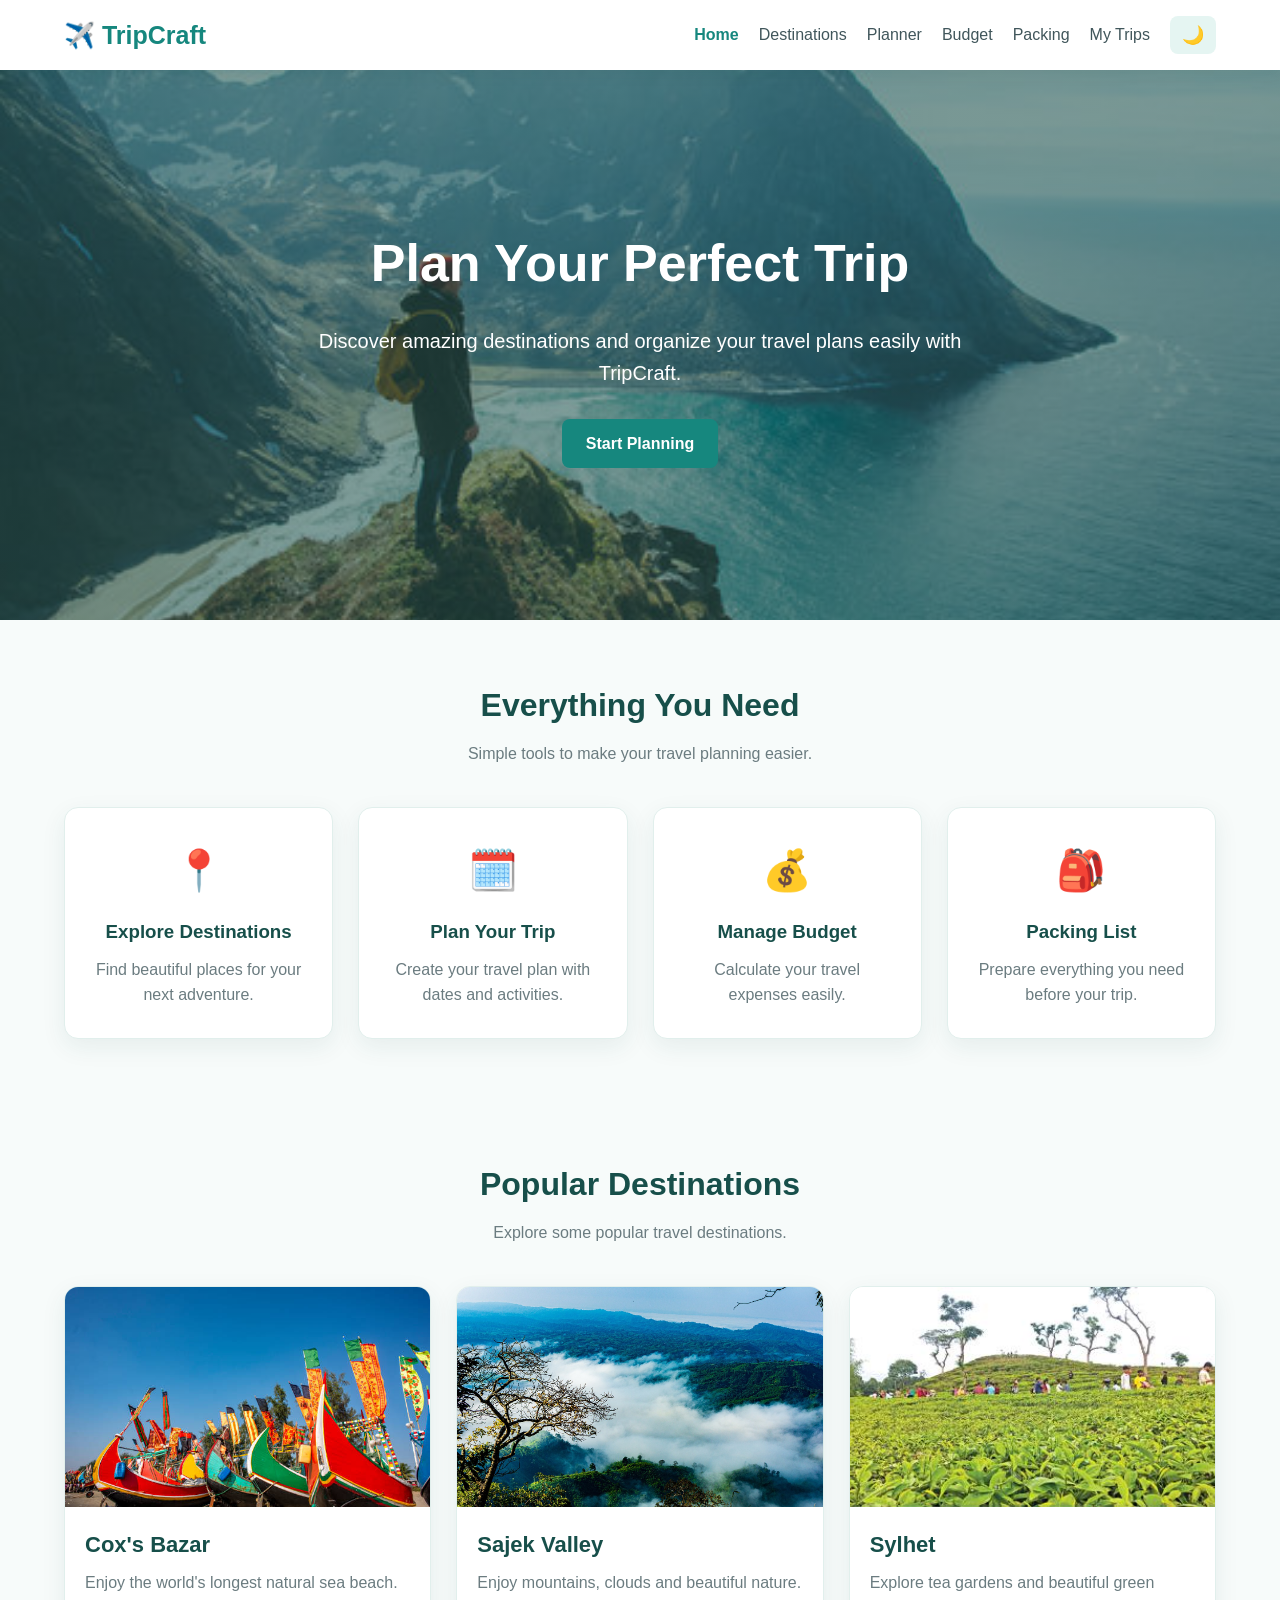
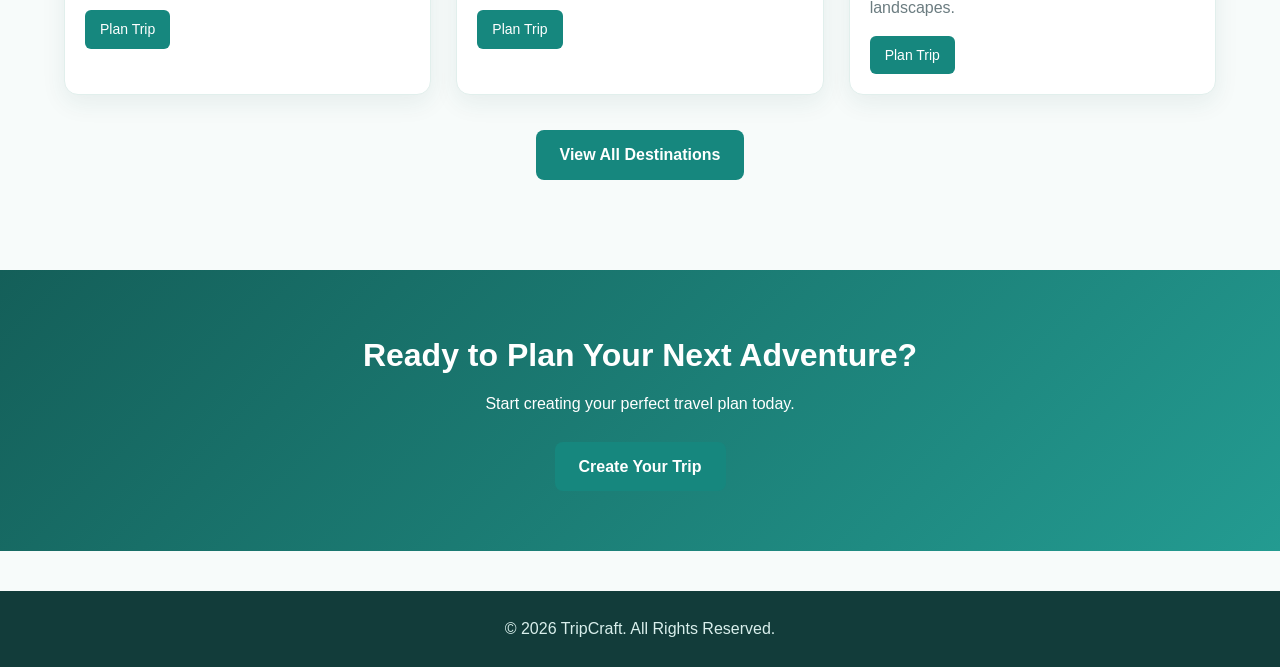
<file: index.html>
<!DOCTYPE html>
<html lang="en">

<head>
    <meta charset="UTF-8">
    <title>TripCraft - Travel Planner</title>
    <link rel="stylesheet" href="css/style.css">
</head>

<body>

    <nav class="navbar">
        <div class="logo">✈️ TripCraft</div>

        <div class="nav-links">
            <a href="index.html">Home</a>
            <a href="destinations.html">Destinations</a>
            <a href="planner.html">Planner</a>
            <a href="budget.html">Budget</a>
            <a href="packing.html">Packing</a>
            <a href="my-trips.html">My Trips</a>
            <button id="themeBtn" class="theme-btn">🌙</button>
        </div>
    </nav>

    <section class="hero">
        <div class="hero-content">
            <h1>Plan Your Perfect Trip</h1>
            <p>Discover amazing destinations and organize your travel plans easily with TripCraft.</p>
            <a href="planner.html" class="btn">Start Planning</a>
        </div>
    </section>

    <section class="section">
        <div class="section-title">
            <h2>Everything You Need</h2>
            <p>Simple tools to make your travel planning easier.</p>
        </div>

        <div class="feature-grid">

            <div class="feature-card">
                <div class="feature-icon">📍</div>
                <h3>Explore Destinations</h3>
                <p>Find beautiful places for your next adventure.</p>
            </div>

            <div class="feature-card">
                <div class="feature-icon">🗓️</div>
                <h3>Plan Your Trip</h3>
                <p>Create your travel plan with dates and activities.</p>
            </div>

            <div class="feature-card">
                <div class="feature-icon">💰</div>
                <h3>Manage Budget</h3>
                <p>Calculate your travel expenses easily.</p>
            </div>

            <div class="feature-card">
                <div class="feature-icon">🎒</div>
                <h3>Packing List</h3>
                <p>Prepare everything you need before your trip.</p>
            </div>

        </div>
    </section>

    <section class="section">
        <div class="section-title">
            <h2>Popular Destinations</h2>
            <p>Explore some popular travel destinations.</p>
        </div>

        <div class="destination-grid">

            <div class="destination-card">
                <img src="images/coxs-bazar.jpg" alt="Cox's Bazar">

                <div class="destination-content">
                    <h3>Cox's Bazar</h3>
                    <p>Enjoy the world's longest natural sea beach.</p>
                    <a href="planner.html" class="small-btn">Plan Trip</a>
                </div>
            </div>

            <div class="destination-card">
                <img src="images/sajek.jpg" alt="Sajek Valley">

                <div class="destination-content">
                    <h3>Sajek Valley</h3>
                    <p>Enjoy mountains, clouds and beautiful nature.</p>
                    <a href="planner.html" class="small-btn">Plan Trip</a>
                </div>
            </div>

            <div class="destination-card">
                <img src="images/sylhet.jpg" alt="Sylhet">

                <div class="destination-content">
                    <h3>Sylhet</h3>
                    <p>Explore tea gardens and beautiful green landscapes.</p>
                    <a href="planner.html" class="small-btn">Plan Trip</a>
                </div>
            </div>

        </div>

        <div class="center-button">
            <a href="destinations.html" class="btn">View All Destinations</a>
        </div>
    </section>

    <section class="cta">
        <h2>Ready to Plan Your Next Adventure?</h2>
        <p>Start creating your perfect travel plan today.</p>
        <a href="planner.html" class="btn">Create Your Trip</a>
    </section>

    <footer>
        <p>© 2026 TripCraft. All Rights Reserved.</p>
    </footer>

    <script src="js/main.js"></script>

</body>

</html>
</file>
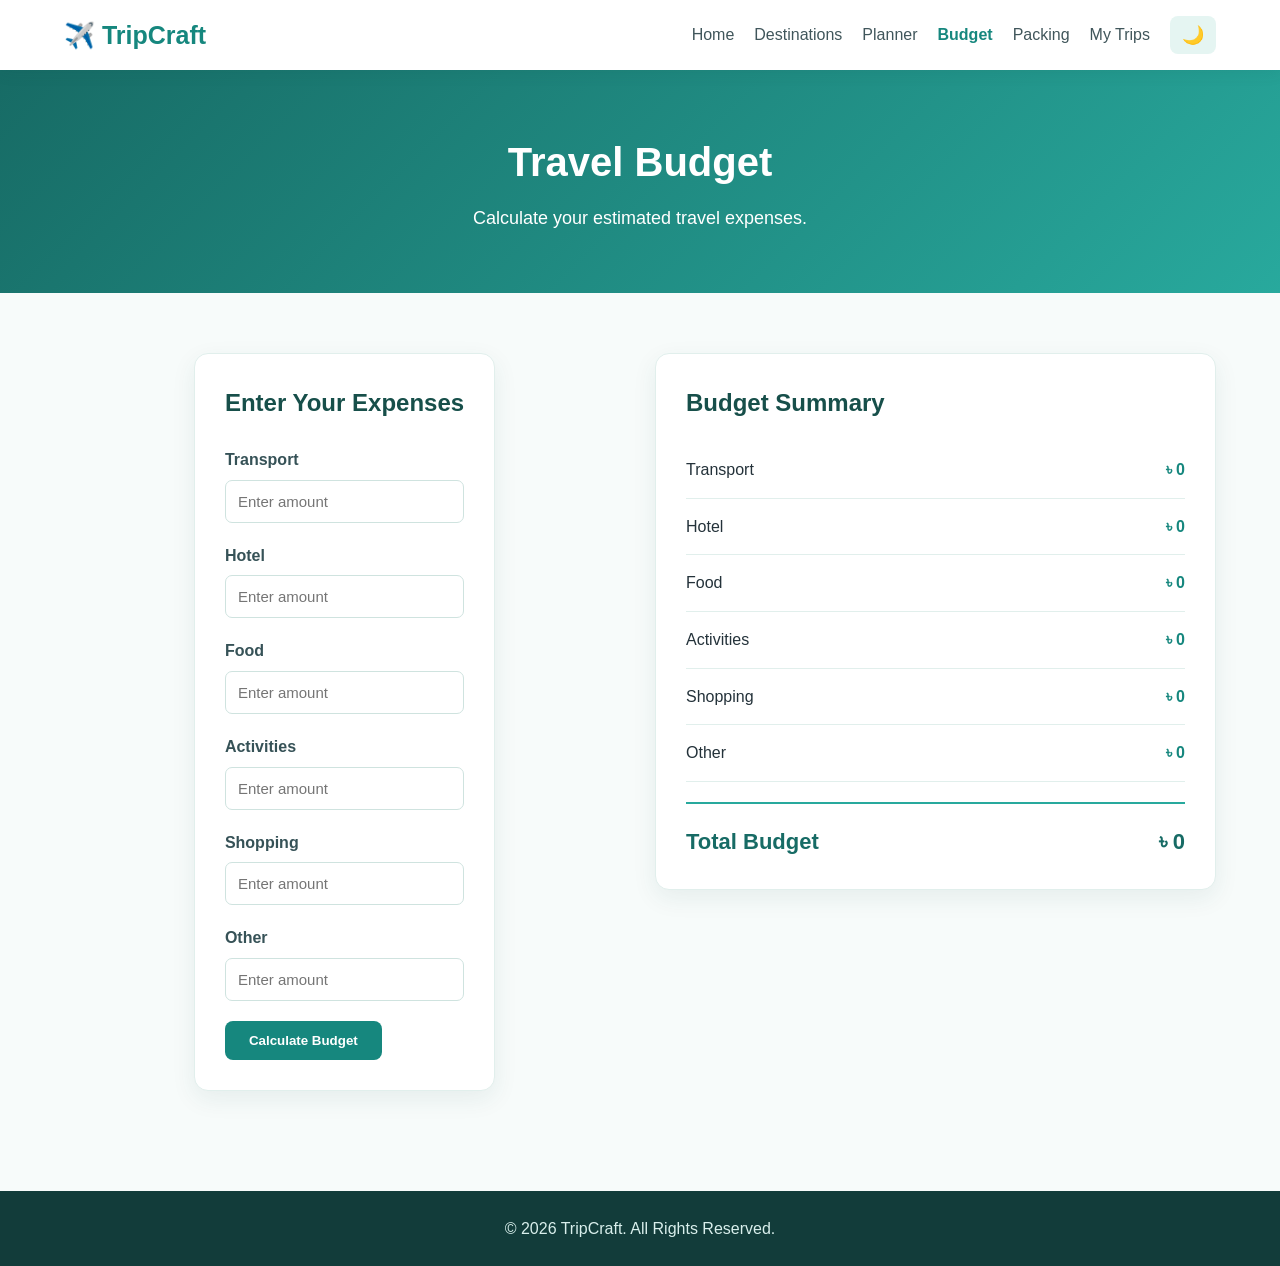
<file: budget.html>
<!DOCTYPE html>
<html lang="en">

<head>

    <meta charset="UTF-8">
    <title>Budget - TripCraft</title>
    <link rel="stylesheet" href="css/style.css">
</head>

<body>

    <nav class="navbar">
        <div class="logo">
            ✈️ TripCraft
        </div>

        <div class="nav-links">
            <a href="index.html">Home</a>
            <a href="destinations.html"> Destinations </a>
            <a href="planner.html"> Planner </a>
            <a href="budget.html"> Budget </a>
            <a href="packing.html"> Packing </a>
            <a href="my-trips.html"> My Trips </a>
            <button id="themeBtn" class="theme-btn">🌙 </button>
        </div>

    </nav>

    <section class="page-header">
        <h1> Travel Budget </h1>
        <p> Calculate your estimated travel expenses. </p>
    </section>

    <section class="section">
        <div class="budget-container">
            <div class="form-card">
                <h2>Enter Your Expenses </h2>
                <div class="form-group">
                    <label for="transport"> Transport </label>
                    <input type="number" id="transport" placeholder="Enter amount" min="0">
                </div>

                <div class="form-group">
                    <label for="hotel"> Hotel</label>
                    <input type="number" id="hotel" placeholder="Enter amount" min="0">
                </div>


                <div class="form-group">

                    <label for="food">
                        Food
                    </label>

                    <input
                        type="number"
                        id="food"
                        placeholder="Enter amount"
                        min="0"
                    >

                </div>


                <div class="form-group">

                    <label for="activities">
                        Activities
                    </label>

                    <input
                        type="number"
                        id="activities"
                        placeholder="Enter amount"
                        min="0"
                    >

                </div>


                <div class="form-group">

                    <label for="shopping">
                        Shopping
                    </label>

                    <input
                        type="number"
                        id="shopping"
                        placeholder="Enter amount"
                        min="0"
                    >

                </div>


                <div class="form-group">

                    <label for="other">
                        Other
                    </label>

                    <input
                        type="number"
                        id="other"
                        placeholder="Enter amount"
                        min="0"
                    >

                </div>


                <button
                    id="calculateBtn"
                    class="btn">

                    Calculate Budget

                </button>


            </div>



            <div class="budget-result">

                <h2>
                    Budget Summary
                </h2>


                <div class="budget-row">

                    <span>
                        Transport
                    </span>

                    <span id="transportResult">
                        ৳ 0
                    </span>

                </div>


                <div class="budget-row">

                    <span>
                        Hotel
                    </span>

                    <span id="hotelResult">
                        ৳ 0
                    </span>

                </div>


                <div class="budget-row">

                    <span>
                        Food
                    </span>

                    <span id="foodResult">
                        ৳ 0
                    </span>

                </div>


                <div class="budget-row">

                    <span>
                        Activities
                    </span>

                    <span id="activitiesResult">
                        ৳ 0
                    </span>

                </div>


                <div class="budget-row">

                    <span>
                        Shopping
                    </span>

                    <span id="shoppingResult">
                        ৳ 0
                    </span>

                </div>


                <div class="budget-row">

                    <span>
                        Other
                    </span>

                    <span id="otherResult">
                        ৳ 0
                    </span>

                </div>


                <div class="total-budget">

                    <span>
                        Total Budget
                    </span>

                    <span id="totalBudget">
                        ৳ 0
                    </span>

                </div>


            </div>


        </div>

    </section>


    <footer>
        <p> © 2026 TripCraft. All Rights Reserved.</p>

    </footer>


    <script src="js/main.js"></script>
    <script src="js/budget.js"></script>

</body>

</html>
</file>
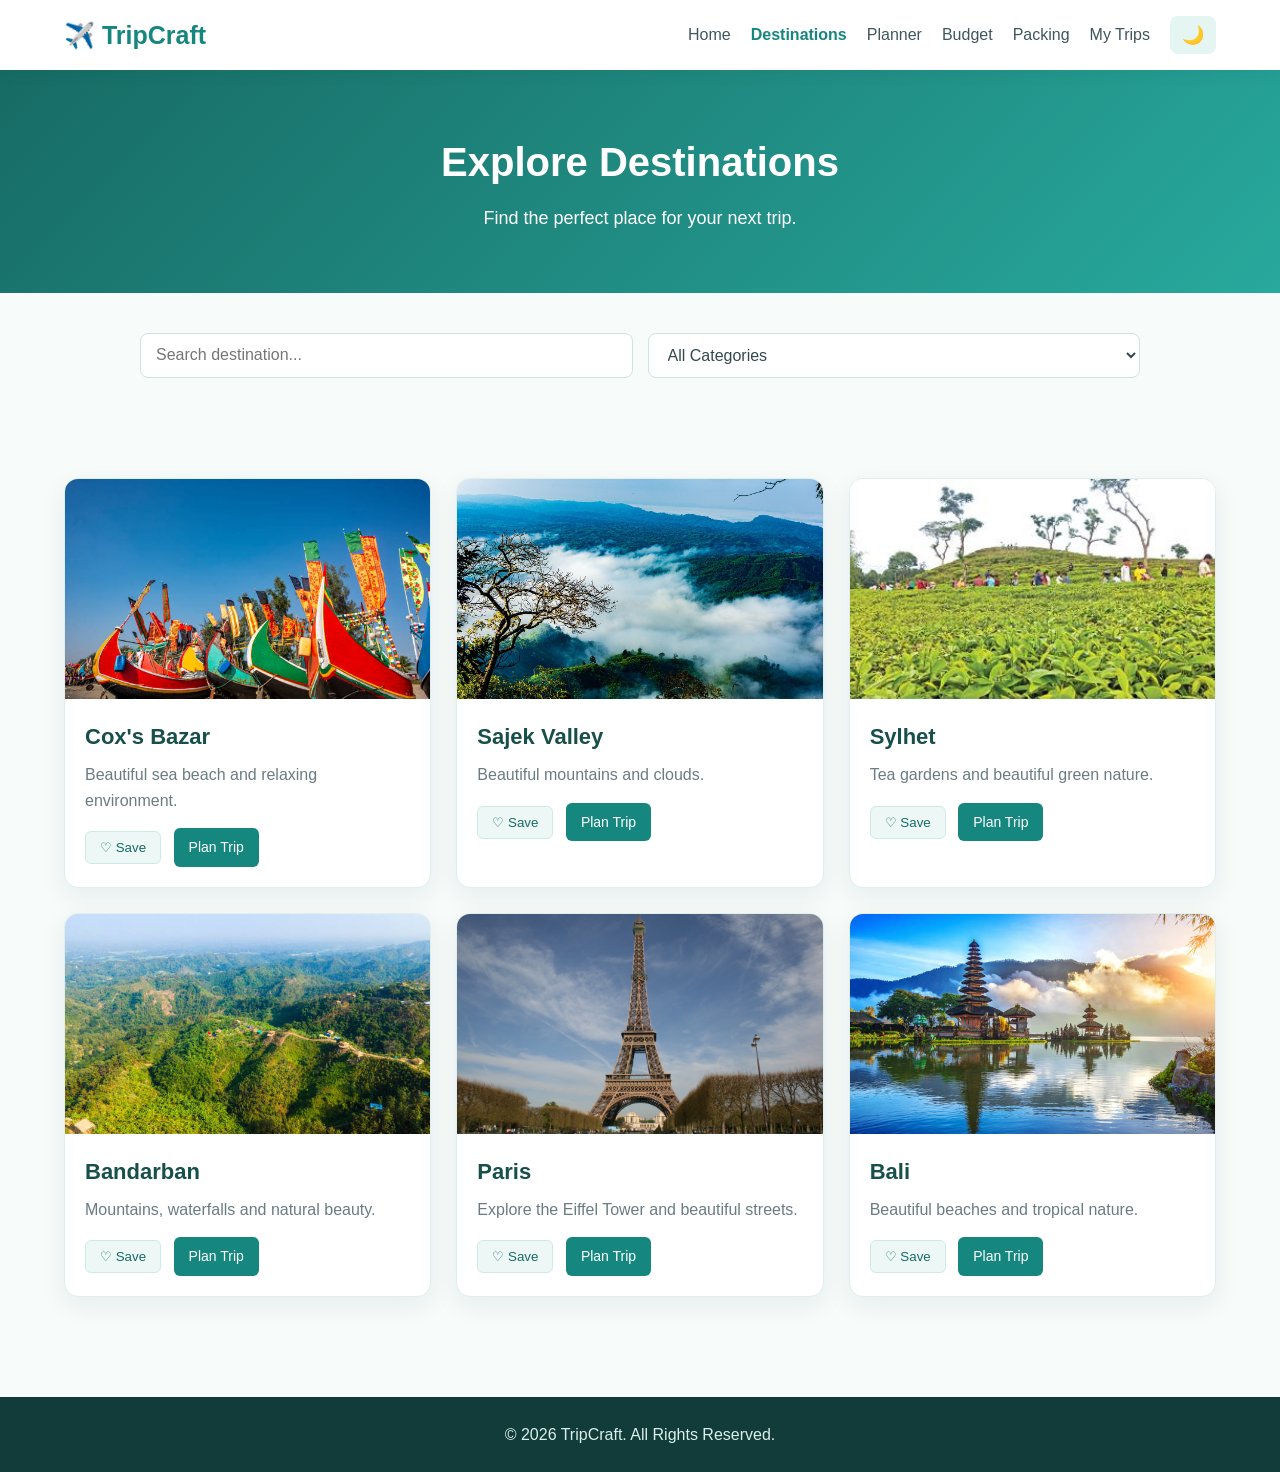
<file: destinations.html>
<!DOCTYPE html>
<html lang="en">

<head>
    <meta charset="UTF-8">
    <title>Destinations - TripCraft</title>
    <link rel="stylesheet" href="css/style.css">
</head>

<body>

    <nav class="navbar">
        <div class="logo">✈️ TripCraft</div>

        <div class="nav-links">
            <a href="index.html">Home</a>
            <a href="destinations.html">Destinations</a>
            <a href="planner.html">Planner</a>
            <a href="budget.html">Budget</a>
            <a href="packing.html">Packing</a>
            <a href="my-trips.html">My Trips</a>
            <button id="themeBtn" class="theme-btn">🌙</button>
        </div>
    </nav>

    <section class="page-header">
        <h1>Explore Destinations</h1>
        <p>Find the perfect place for your next trip.</p>
    </section>

    <section class="search-section">
        <input type="text" id="destinationSearch" placeholder="Search destination...">
        <select id="categoryFilter">
            <option value="all">All Categories</option>
            <option value="beach">Beach</option>
            <option value="mountain">Mountain</option>
            <option value="nature">Nature</option>
            <option value="international">International</option>
        </select>
    </section>

    <section class="section">
        <div class="destination-grid">

            <div class="destination-card destination-item" data-category="beach">
                <img src="images/coxs-bazar.jpg" alt="Cox's Bazar">
                <div class="destination-content">
                    <h3>Cox's Bazar</h3>
                    <p>Beautiful sea beach and relaxing environment.</p>
                    <button class="save-btn">♡ Save</button>
                    <a href="planner.html" class="small-btn">Plan Trip</a>
                </div>
            </div>

            <div class="destination-card destination-item" data-category="mountain">
                <img src="images/sajek.jpg" alt="Sajek Valley">
                <div class="destination-content">
                    <h3>Sajek Valley</h3>
                    <p>Beautiful mountains and clouds.</p>
                    <button class="save-btn">♡ Save</button>
                    <a href="planner.html" class="small-btn">Plan Trip</a>
                </div>
            </div>

            <div class="destination-card destination-item" data-category="nature">
                <img src="images/sylhet.jpg" alt="Sylhet">
                <div class="destination-content">
                    <h3>Sylhet</h3>
                    <p>Tea gardens and beautiful green nature.</p>
                    <button class="save-btn">♡ Save</button>
                    <a href="planner.html" class="small-btn">Plan Trip</a>
                </div>
            </div>

            <div class="destination-card destination-item" data-category="mountain">
                <img src="images/bandarban.jpg" alt="Bandarban">
                <div class="destination-content">
                    <h3>Bandarban</h3>
                    <p>Mountains, waterfalls and natural beauty.</p>
                    <button class="save-btn">♡ Save</button>
                    <a href="planner.html" class="small-btn">Plan Trip</a>
                </div>
            </div>

            <div class="destination-card destination-item" data-category="international">
                <img src="images/paris.jpg" alt="Paris">
                <div class="destination-content">
                    <h3>Paris</h3>
                    <p>Explore the Eiffel Tower and beautiful streets.</p>
                    <button class="save-btn">♡ Save</button>
                    <a href="planner.html" class="small-btn">Plan Trip</a>
                </div>
            </div>

            <div class="destination-card destination-item" data-category="international">
                <img src="images/bali.jpg" alt="Bali">
                <div class="destination-content">
                    <h3>Bali</h3>
                    <p>Beautiful beaches and tropical nature.</p>
                    <button class="save-btn">♡ Save</button>
                    <a href="planner.html" class="small-btn">Plan Trip</a>
                </div>
            </div>

        </div>
    </section>

    <footer>
        <p>© 2026 TripCraft. All Rights Reserved.</p>
    </footer>

    <script src="js/main.js"></script>
    <script src="js/destinations.js"></script>

</body>

</html>
</file>
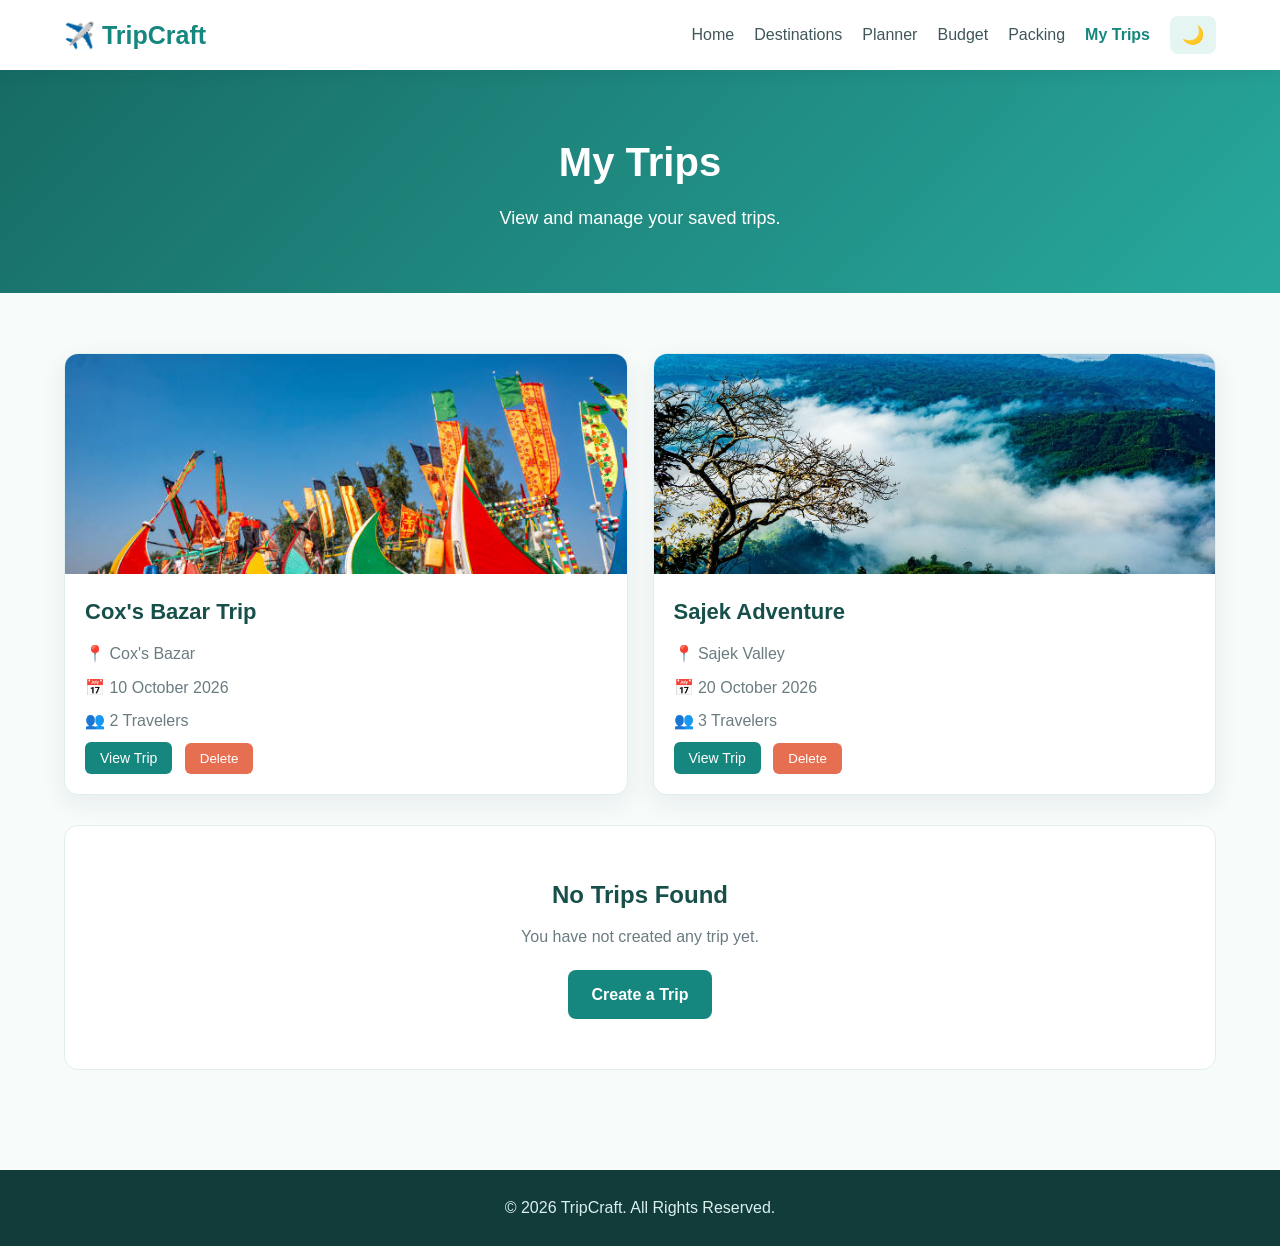
<file: my-trips.html>
<!DOCTYPE html>
<html lang="en">

<head>
    <meta charset="UTF-8">
    <meta name="viewport" content="width=device-width, initial-scale=1.0">
    <title>My Trips - TripCraft</title>
    <link rel="stylesheet" href="css/style.css">
</head>

<body>

    <nav class="navbar">
        <div class="logo">✈️ TripCraft</div>

        <div class="nav-links">
            <a href="index.html">Home</a>
            <a href="destinations.html">Destinations</a>
            <a href="planner.html">Planner</a>
            <a href="budget.html">Budget</a>
            <a href="packing.html">Packing</a>
            <a href="my-trips.html">My Trips</a>
            <button id="themeBtn" class="theme-btn">🌙</button>
        </div>
    </nav>

    <section class="page-header">
        <h1>My Trips</h1>
        <p>View and manage your saved trips.</p>
    </section>

    <section class="section">

        <div id="myTripsContainer" class="trips-grid">

            <div class="trip-card">
                <img src="images/coxs-bazar.jpg" alt="Cox's Bazar">

                <div class="trip-content">
                    <h3>Cox's Bazar Trip</h3>
                    <p>📍 Cox's Bazar</p>
                    <p>📅 10 October 2026</p>
                    <p>👥 2 Travelers</p>
                    <button class="small-btn">View Trip</button>
                    <button class="delete-trip">Delete</button>
                </div>
            </div>

            <div class="trip-card">
                <img src="images/sajek.jpg" alt="Sajek Valley">

                <div class="trip-content">
                    <h3>Sajek Adventure</h3>
                    <p>📍 Sajek Valley</p>
                    <p>📅 20 October 2026</p>
                    <p>👥 3 Travelers</p>
                    <button class="small-btn">View Trip</button>
                    <button class="delete-trip">Delete</button>
                </div>
            </div>

        </div>

        <div id="emptyTrips" class="empty-state">
            <h2>No Trips Found</h2>
            <p>You have not created any trip yet.</p>
            <a href="planner.html" class="btn">Create a Trip</a>
        </div>

    </section>

    <footer>
        <p>© 2026 TripCraft. All Rights Reserved.</p>
    </footer>

    <script src="js/main.js"></script>
    <script src="js/my-trips.js"></script>

</body>

</html>
</file>
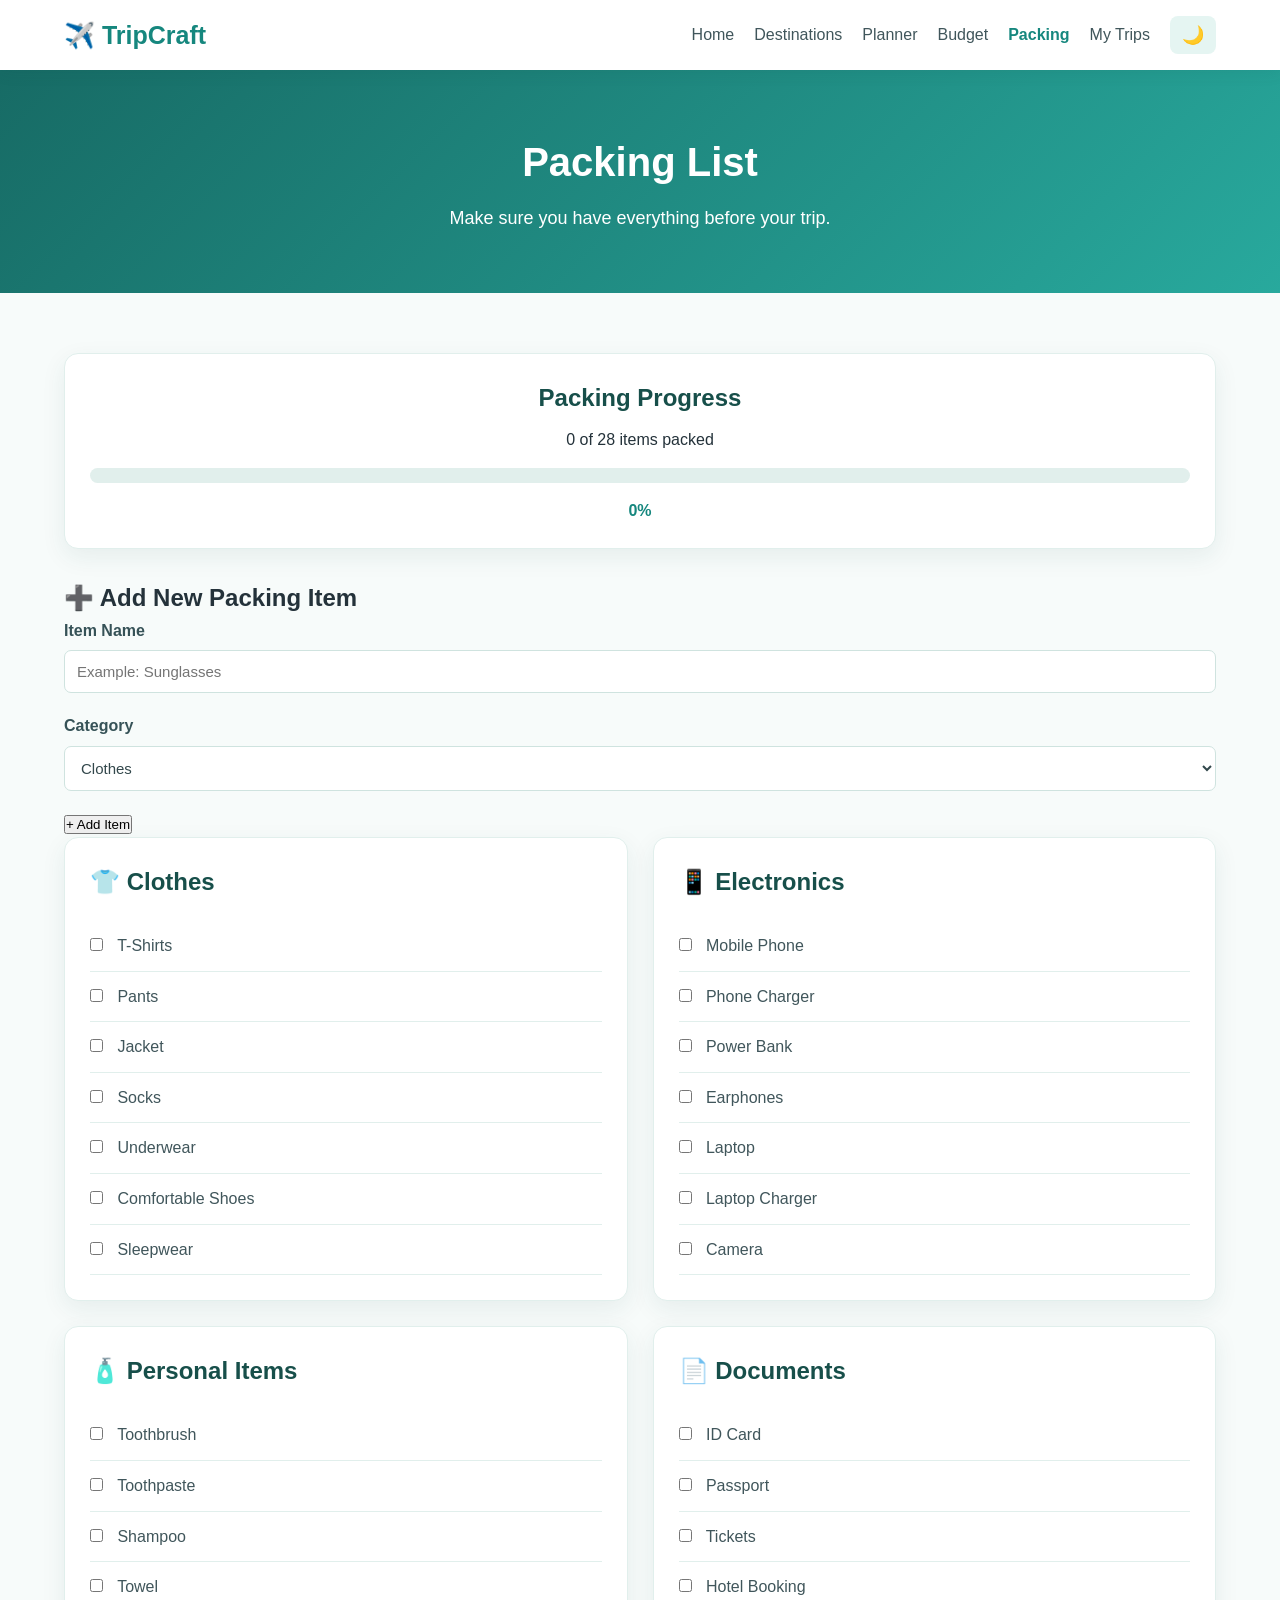
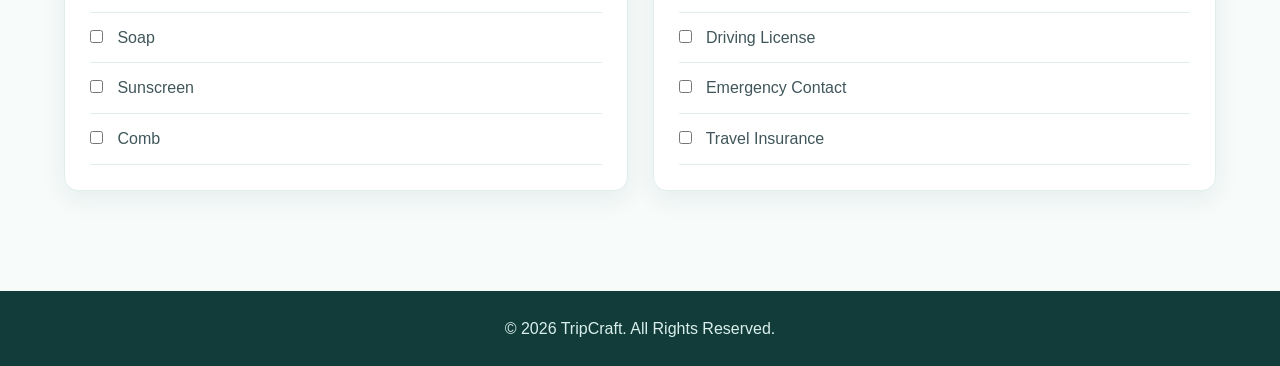
<file: packing.html>
<!DOCTYPE html>
<html lang="en">

<head>
    <meta charset="UTF-8">
    <meta name="viewport" content="width=device-width, initial-scale=1.0">
    <title>Packing List - TripCraft</title>
    <link rel="stylesheet" href="css/style.css">
</head>

<body>

    <nav class="navbar">
        <div class="logo">✈️ TripCraft</div>

        <div class="nav-links">
            <a href="index.html">Home</a>
            <a href="destinations.html">Destinations</a>
            <a href="planner.html">Planner</a>
            <a href="budget.html">Budget</a>
            <a href="packing.html" class="active">Packing</a>
            <a href="my-trips.html">My Trips</a>
            <button id="themeBtn" class="theme-btn">🌙</button>
        </div>
    </nav>

    <section class="page-header">
        <h1>Packing List</h1>
        <p>Make sure you have everything before your trip.</p>
    </section>

    <section class="section">

        <div class="packing-progress">
            <h2>Packing Progress</h2>
            <p id="packingCount">0 of 0 items packed</p>

            <div class="progress-bar">
                <div id="packingProgress"></div>
            </div>

            <p id="progressText">0%</p>
        </div>

        <div class="add-packing">
            <h2>➕ Add New Packing Item</h2>

            <div class="packing-form">

                <div class="form-group">
                    <label for="newItem">Item Name</label>
                    <input type="text" id="newItem" placeholder="Example: Sunglasses">
                </div>

                <div class="form-group">
                    <label for="itemCategory">Category</label>
                    <select id="itemCategory">
                        <option value="clothes">Clothes</option>
                        <option value="electronics">Electronics</option>
                        <option value="personal">Personal Items</option>
                        <option value="documents">Documents</option>
                    </select>
                </div>

                <button id="addItemBtn">+ Add Item</button>

            </div>
        </div>

        <div class="packing-container">

            <div class="packing-category">
                <h2>👕 Clothes</h2>

                <label class="packing-item">
                    <input type="checkbox"> T-Shirts
                </label>

                <label class="packing-item">
                    <input type="checkbox"> Pants
                </label>

                <label class="packing-item">
                    <input type="checkbox"> Jacket
                </label>

                <label class="packing-item">
                    <input type="checkbox"> Socks
                </label>

                <label class="packing-item">
                    <input type="checkbox"> Underwear
                </label>

                <label class="packing-item">
                    <input type="checkbox"> Comfortable Shoes
                </label>

                <label class="packing-item">
                    <input type="checkbox"> Sleepwear
                </label>
            </div>

            <div class="packing-category">
                <h2>📱 Electronics</h2>

                <label class="packing-item">
                    <input type="checkbox"> Mobile Phone
                </label>

                <label class="packing-item">
                    <input type="checkbox"> Phone Charger
                </label>

                <label class="packing-item">
                    <input type="checkbox"> Power Bank
                </label>

                <label class="packing-item">
                    <input type="checkbox"> Earphones
                </label>

                <label class="packing-item">
                    <input type="checkbox"> Laptop
                </label>

                <label class="packing-item">
                    <input type="checkbox"> Laptop Charger
                </label>

                <label class="packing-item">
                    <input type="checkbox"> Camera
                </label>
            </div>

            <div class="packing-category">
                <h2>🧴 Personal Items</h2>

                <label class="packing-item">
                    <input type="checkbox"> Toothbrush
                </label>

                <label class="packing-item">
                    <input type="checkbox"> Toothpaste
                </label>

                <label class="packing-item">
                    <input type="checkbox"> Shampoo
                </label>

                <label class="packing-item">
                    <input type="checkbox"> Towel
                </label>

                <label class="packing-item">
                    <input type="checkbox"> Soap
                </label>

                <label class="packing-item">
                    <input type="checkbox"> Sunscreen
                </label>

                <label class="packing-item">
                    <input type="checkbox"> Comb
                </label>
            </div>

            <div class="packing-category">
                <h2>📄 Documents</h2>

                <label class="packing-item">
                    <input type="checkbox"> ID Card
                </label>

                <label class="packing-item">
                    <input type="checkbox"> Passport
                </label>

                <label class="packing-item">
                    <input type="checkbox"> Tickets
                </label>

                <label class="packing-item">
                    <input type="checkbox"> Hotel Booking
                </label>

                <label class="packing-item">
                    <input type="checkbox"> Driving License
                </label>

                <label class="packing-item">
                    <input type="checkbox"> Emergency Contact
                </label>

                <label class="packing-item">
                    <input type="checkbox"> Travel Insurance
                </label>
            </div>

        </div>

    </section>

    <footer>
        <p>© 2026 TripCraft. All Rights Reserved.</p>
    </footer>

    <script src="js/main.js"></script>
    <script src="js/packing.js"></script>

</body>

</html>
</file>
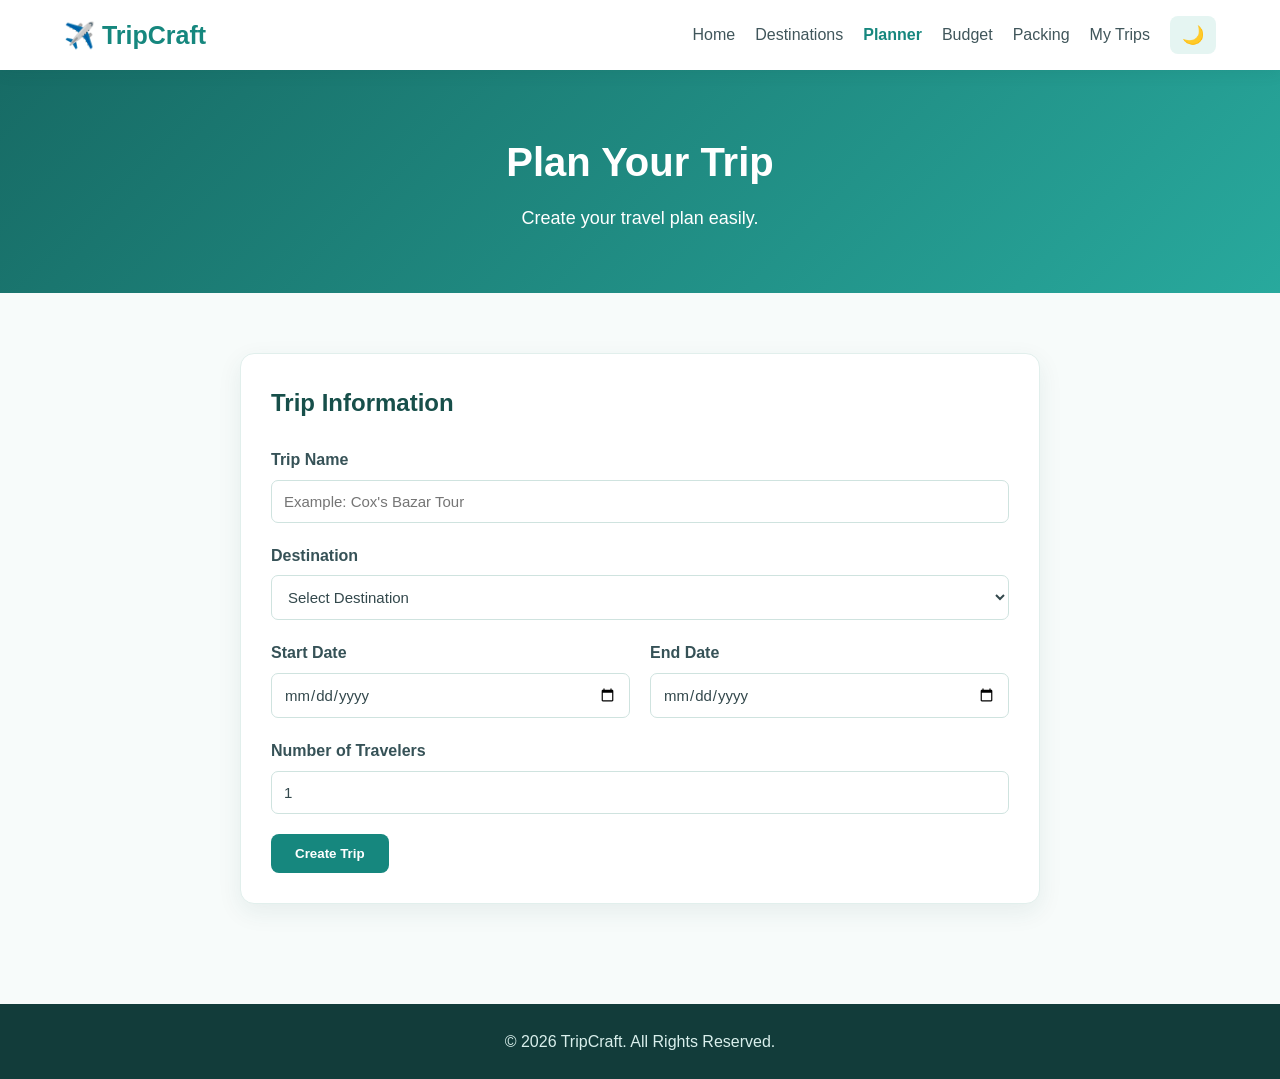
<file: planner.html>
<!DOCTYPE html>
<html lang="en">

<head>
    <meta charset="UTF-8">
    <meta name="viewport" content="width=device-width, initial-scale=1.0">
    <title>Trip Planner - TripCraft</title>
    <link rel="stylesheet" href="css/style.css">
</head>

<body>

    <nav class="navbar">
        <div class="logo">✈️ TripCraft</div>

        <div class="nav-links">
            <a href="index.html">Home</a>
            <a href="destinations.html">Destinations</a>
            <a href="planner.html">Planner</a>
            <a href="budget.html">Budget</a>
            <a href="packing.html">Packing</a>
            <a href="my-trips.html">My Trips</a>
            <button id="themeBtn" class="theme-btn">🌙</button>
        </div>
    </nav>

    <section class="page-header">
        <h1>Plan Your Trip</h1>
        <p>Create your travel plan easily.</p>
    </section>

    <section class="section">

        <div class="form-card">

            <h2>Trip Information</h2>

            <div class="form-group">
                <label for="tripName">Trip Name</label>
                <input type="text" id="tripName" placeholder="Example: Cox's Bazar Tour">
            </div>

            <div class="form-group">
                <label for="destination">Destination</label>
                <select id="destination">
                    <option value="">Select Destination</option>
                    <option value="Cox's Bazar">Cox's Bazar</option>
                    <option value="Sajek Valley">Sajek Valley</option>
                    <option value="Sylhet">Sylhet</option>
                    <option value="Bandarban">Bandarban</option>
                    <option value="Paris">Paris</option>
                    <option value="Bali">Bali</option>
                </select>
            </div>

            <div class="form-row">

                <div class="form-group">
                    <label for="startDate">Start Date</label>
                    <input type="date" id="startDate">
                </div>

                <div class="form-group">
                    <label for="endDate">End Date</label>
                    <input type="date" id="endDate">
                </div>

            </div>

            <div class="form-group">
                <label for="travelers">Number of Travelers</label>
                <input type="number" id="travelers" min="1" value="1">
            </div>

            <button id="createTripBtn" class="btn">Create Trip</button>

        </div>

    </section>

    <footer>
        <p>© 2026 TripCraft. All Rights Reserved.</p>
    </footer>

    <script src="js/main.js"></script>
    <script src="js/planner.js"></script>

</body>

</html>
</file>
<file: css/style.css>
* {
    margin: 0;
    padding: 0;
    box-sizing: border-box;
}

body {
    font-family: Arial, sans-serif;
    background-color: #f7fbfa;
    color: #24323a;
    line-height: 1.6;
}

a {
    text-decoration: none;
    color: inherit;
}

button,
input,
select {
    font-family: inherit;
}

img {
    max-width: 100%;
    display: block;
}

.section {
    width: 90%;
    max-width: 1200px;
    margin: auto;
    padding: 60px 0;
}

.section-title {
    text-align: center;
    margin-bottom: 40px;
}

.section-title h2 {
    font-size: 32px;
    color: #174f4a;
    margin-bottom: 10px;
}

.section-title p {
    color: #6b7c80;
}

.navbar {
    background-color: #ffffff;
    min-height: 70px;
    padding: 15px 5%;
    display: flex;
    align-items: center;
    justify-content: space-between;
    box-shadow: 0 2px 15px rgba(23, 79, 74, 0.10);
    position: sticky;
    top: 0;
    z-index: 1000;
}

.logo {
    font-size: 25px;
    font-weight: bold;
    color: #16877e;
}

.nav-links {
    display: flex;
    align-items: center;
    gap: 20px;
}

.nav-links a {
    color: #40565b;
    font-weight: 500;
}

.nav-links a:hover {
    color: #16877e;
}

.nav-links a.active {
    color: #16877e;
    font-weight: bold;
}

.theme-btn {
    border: none;
    background-color: #e5f5f2;
    color: #176b65;
    padding: 8px 12px;
    border-radius: 8px;
    cursor: pointer;
    font-size: 18px;
}

.theme-btn:hover {
    background-color: #ccebe6;
}

.btn {
    display: inline-block;
    background-color: #16877e;
    color: white;
    padding: 12px 24px;
    border: none;
    border-radius: 8px;
    cursor: pointer;
    font-weight: bold;
    transition: 0.3s;
}

.btn:hover {
    background-color: #116c65;
    transform: translateY(-2px);
}

.small-btn {
    display: inline-block;
    background-color: #16877e;
    color: white;
    padding: 8px 15px;
    border: none;
    border-radius: 6px;
    cursor: pointer;
    font-size: 14px;
    transition: 0.3s;
}

.small-btn:hover {
    background-color: #116c65;
}

.hero {
    min-height: 550px;
    background-image: linear-gradient(
        rgba(20, 75, 70, 0.55),
        rgba(20, 75, 70, 0.55)
    ), url("../images/hero.jpg");
    background-size: cover;
    background-position: center;
    display: flex;
    align-items: center;
    justify-content: center;
    text-align: center;
}

.hero-content {
    color: white;
    max-width: 700px;
    padding: 20px;
}

.hero-content h1 {
    font-size: 52px;
    margin-bottom: 20px;
}

.hero-content p {
    font-size: 20px;
    margin-bottom: 30px;
}

.feature-grid {
    display: grid;
    grid-template-columns: repeat(4, 1fr);
    gap: 25px;
}

.feature-card {
    background-color: #ffffff;
    padding: 30px;
    border-radius: 14px;
    text-align: center;
    border: 1px solid #e1efec;
    box-shadow: 0 8px 25px rgba(23, 79, 74, 0.08);
    transition: 0.3s;
}

.feature-card:hover {
    transform: translateY(-5px);
    box-shadow: 0 12px 30px rgba(23, 79, 74, 0.13);
}

.feature-icon {
    font-size: 40px;
    margin-bottom: 15px;
}

.feature-card h3 {
    color: #174f4a;
    margin-bottom: 10px;
}

.feature-card p {
    color: #6b7c80;
}

.destination-grid {
    display: grid;
    grid-template-columns: repeat(3, 1fr);
    gap: 25px;
}

.destination-card {
    background-color: #ffffff;
    border-radius: 14px;
    overflow: hidden;
    border: 1px solid #e1efec;
    box-shadow: 0 8px 25px rgba(23, 79, 74, 0.08);
    transition: 0.3s;
}

.destination-card:hover {
    transform: translateY(-5px);
    box-shadow: 0 12px 30px rgba(23, 79, 74, 0.14);
}

.destination-card img {
    width: 100%;
    height: 220px;
    object-fit: cover;
}

.destination-content {
    padding: 20px;
}

.destination-content h3 {
    font-size: 22px;
    color: #174f4a;
    margin-bottom: 8px;
}

.destination-content p {
    color: #6b7c80;
    margin-bottom: 15px;
}

.save-btn {
    background-color: #edf8f6;
    color: #176b65;
    border: 1px solid #ccebe6;
    padding: 8px 14px;
    border-radius: 6px;
    cursor: pointer;
    margin-right: 8px;
}

.save-btn:hover {
    background-color: #d9f1ed;
}

.center-button {
    text-align: center;
    margin-top: 35px;
}

.page-header {
    background: linear-gradient(
        135deg,
        #176b65,
        #28a99d
    );
    color: white;
    text-align: center;
    padding: 60px 20px;
}

.page-header h1 {
    font-size: 40px;
    margin-bottom: 10px;
}

.page-header p {
    font-size: 18px;
}

.search-section {
    width: 90%;
    max-width: 1000px;
    margin: 40px auto;
    display: flex;
    gap: 15px;
}

.search-section input,
.search-section select {
    width: 100%;
    padding: 12px 15px;
    border: 1px solid #cfe3df;
    border-radius: 8px;
    background-color: white;
    font-size: 16px;
    color: #33484c;
}

.search-section input:focus,
.search-section select:focus {
    outline: none;
    border-color: #28a99d;
    box-shadow: 0 0 0 3px rgba(40, 169, 157, 0.12);
}

.form-card {
    background-color: #ffffff;
    max-width: 800px;
    margin: auto;
    padding: 30px;
    border-radius: 14px;
    border: 1px solid #e1efec;
    box-shadow: 0 8px 25px rgba(23, 79, 74, 0.08);
}

.form-card h2 {
    color: #174f4a;
    margin-bottom: 25px;
}

.form-group {
    margin-bottom: 20px;
}

.form-group label {
    display: block;
    margin-bottom: 7px;
    font-weight: bold;
    color: #365257;
}

.form-group input,
.form-group select {
    width: 100%;
    padding: 12px;
    border: 1px solid #cfe3df;
    border-radius: 7px;
    font-size: 15px;
    background-color: white;
    color: #33484c;
}

.form-group input:focus,
.form-group select:focus {
    outline: none;
    border-color: #28a99d;
    box-shadow: 0 0 0 3px rgba(40, 169, 157, 0.10);
}

.form-row {
    display: grid;
    grid-template-columns: 1fr 1fr;
    gap: 20px;
}

.budget-container {
    display: grid;
    grid-template-columns: 1fr 1fr;
    gap: 30px;
    align-items: start;
}

.budget-result {
    background-color: #ffffff;
    padding: 30px;
    border-radius: 14px;
    border: 1px solid #e1efec;
    box-shadow: 0 8px 25px rgba(23, 79, 74, 0.08);
}

.budget-result h2 {
    color: #174f4a;
    margin-bottom: 20px;
}

.budget-row {
    display: flex;
    justify-content: space-between;
    padding: 15px 0;
    border-bottom: 1px solid #e1efec;
}

.budget-row span:last-child {
    color: #16877e;
    font-weight: bold;
}

.total-budget {
    display: flex;
    justify-content: space-between;
    margin-top: 20px;
    padding-top: 20px;
    border-top: 2px solid #28a99d;
    font-size: 22px;
    font-weight: bold;
    color: #176b65;
}

.packing-progress {
    background-color: #ffffff;
    padding: 25px;
    border-radius: 14px;
    margin-bottom: 30px;
    border: 1px solid #e1efec;
    box-shadow: 0 8px 25px rgba(23, 79, 74, 0.08);
    text-align: center;
}

.packing-progress h2 {
    color: #174f4a;
    margin-bottom: 10px;
}

.progress-bar {
    width: 100%;
    height: 15px;
    background-color: #e1efec;
    border-radius: 20px;
    overflow: hidden;
    margin: 15px 0;
}

#packingProgress {
    width: 0%;
    height: 100%;
    background: linear-gradient(
        90deg,
        #16877e,
        #40c7b8
    );
    transition: width 0.3s;
}

#progressText {
    font-weight: bold;
    color: #16877e;
}

.packing-container {
    display: grid;
    grid-template-columns: repeat(2, 1fr);
    gap: 25px;
}

.packing-category {
    background-color: #ffffff;
    padding: 25px;
    border-radius: 14px;
    border: 1px solid #e1efec;
    box-shadow: 0 8px 25px rgba(23, 79, 74, 0.08);
}

.packing-category h2 {
    color: #174f4a;
    margin-bottom: 20px;
}

.packing-item {
    display: block;
    padding: 12px 0;
    border-bottom: 1px solid #e1efec;
    cursor: pointer;
    color: #40565b;
}

.packing-item input {
    margin-right: 10px;
    cursor: pointer;
    accent-color: #16877e;
}

.trips-grid {
    display: grid;
    grid-template-columns: repeat(2, 1fr);
    gap: 25px;
}

.trip-card {
    background-color: #ffffff;
    border-radius: 14px;
    overflow: hidden;
    border: 1px solid #e1efec;
    box-shadow: 0 8px 25px rgba(23, 79, 74, 0.08);
}

.trip-card img {
    width: 100%;
    height: 220px;
    object-fit: cover;
}

.trip-content {
    padding: 20px;
}

.trip-content h3 {
    color: #174f4a;
    font-size: 22px;
    margin-bottom: 12px;
}

.trip-content p {
    color: #6b7c80;
    margin-bottom: 8px;
}

.delete-trip {
    background-color: #e76f51;
    color: white;
    border: none;
    padding: 8px 15px;
    border-radius: 6px;
    cursor: pointer;
    margin-left: 8px;
}

.delete-trip:hover {
    background-color: #d85b3e;
}

.empty-state {
    text-align: center;
    padding: 50px;
    background-color: #ffffff;
    border-radius: 14px;
    border: 1px solid #e1efec;
    margin-top: 30px;
}

.empty-state h2 {
    color: #174f4a;
}

.empty-state p {
    color: #6b7c80;
    margin: 10px 0 20px;
}

.cta {
    background: linear-gradient(
        135deg,
        #145f59,
        #239b91
    );
    color: white;
    text-align: center;
    padding: 60px 20px;
    margin-top: 30px;
}

.cta h2 {
    font-size: 32px;
    margin-bottom: 10px;
}

.cta p {
    margin-bottom: 25px;
}

footer {
    background-color: #123c3a;
    color: #d9efec;
    text-align: center;
    padding: 25px;
    margin-top: 40px;
}

.dark-mode {
    background-color: #102321;
    color: #eef9f7;
}

.dark-mode .navbar {
    background-color: #173634;
}

.dark-mode .nav-links a {
    color: #e1f2ef;
}

.dark-mode .nav-links a:hover,
.dark-mode .nav-links a.active {
    color: #55d5c7;
}

.dark-mode .theme-btn {
    background-color: #28514d;
    color: #ffffff;
}

.dark-mode .feature-card,
.dark-mode .destination-card,
.dark-mode .form-card,
.dark-mode .budget-result,
.dark-mode .packing-progress,
.dark-mode .packing-category,
.dark-mode .trip-card,
.dark-mode .empty-state {
    background-color: #19312f;
    color: #eef9f7;
    border-color: #2b504c;
}

.dark-mode .feature-card h3,
.dark-mode .destination-content h3,
.dark-mode .form-card h2,
.dark-mode .budget-result h2,
.dark-mode .packing-category h2,
.dark-mode .packing-progress h2,
.dark-mode .trip-content h3,
.dark-mode .empty-state h2 {
    color: #70ddd2;
}

.dark-mode .feature-card p,
.dark-mode .destination-content p,
.dark-mode .trip-content p,
.dark-mode .section-title p,
.dark-mode .packing-item {
    color: #bdd4d1;
}

.dark-mode .form-group label {
    color: #d5e9e6;
}

.dark-mode .form-group input,
.dark-mode .form-group select,
.dark-mode .search-section input,
.dark-mode .search-section select {
    background-color: #254441;
    color: white;
    border-color: #3d625e;
}

.dark-mode .budget-row,
.dark-mode .packing-item {
    border-color: #31514e;
}

.dark-mode .save-btn {
    background-color: #28514d;
    color: #d9f3ef;
    border-color: #3d6863;
}

.dark-mode .progress-bar {
    background-color: #2b4a47;
}

@media (max-width: 900px) {

    .nav-links {
        gap: 12px;
    }

    .feature-grid {
        grid-template-columns: repeat(2, 1fr);
    }

    .destination-grid {
        grid-template-columns: repeat(2, 1fr);
    }

    .budget-container {
        grid-template-columns: 1fr;
    }

    .packing-container {
        grid-template-columns: 1fr;
    }
}

@media (max-width: 650px) {

    .navbar {
        flex-direction: column;
        gap: 15px;
        padding: 15px;
    }

    .nav-links {
        flex-wrap: wrap;
        justify-content: center;
        gap: 10px;
    }

    .nav-links a {
        font-size: 14px;
    }

    .hero {
        min-height: 450px;
    }

    .hero-content h1 {
        font-size: 36px;
    }

    .hero-content p {
        font-size: 17px;
    }

    .section {
        width: 92%;
        padding: 40px 0;
    }

    .section-title h2 {
        font-size: 27px;
    }

    .feature-grid {
        grid-template-columns: 1fr;
    }

    .destination-grid {
        grid-template-columns: 1fr;
    }

    .search-section {
        flex-direction: column;
        width: 92%;
    }

    .form-row {
        grid-template-columns: 1fr;
    }

    .budget-container {
        grid-template-columns: 1fr;
    }

    .packing-container {
        grid-template-columns: 1fr;
    }

    .trips-grid {
        grid-template-columns: 1fr;
    }

    .page-header h1 {
        font-size: 32px;
    }

    .cta h2 {
        font-size: 26px;
    }
}
</file>
